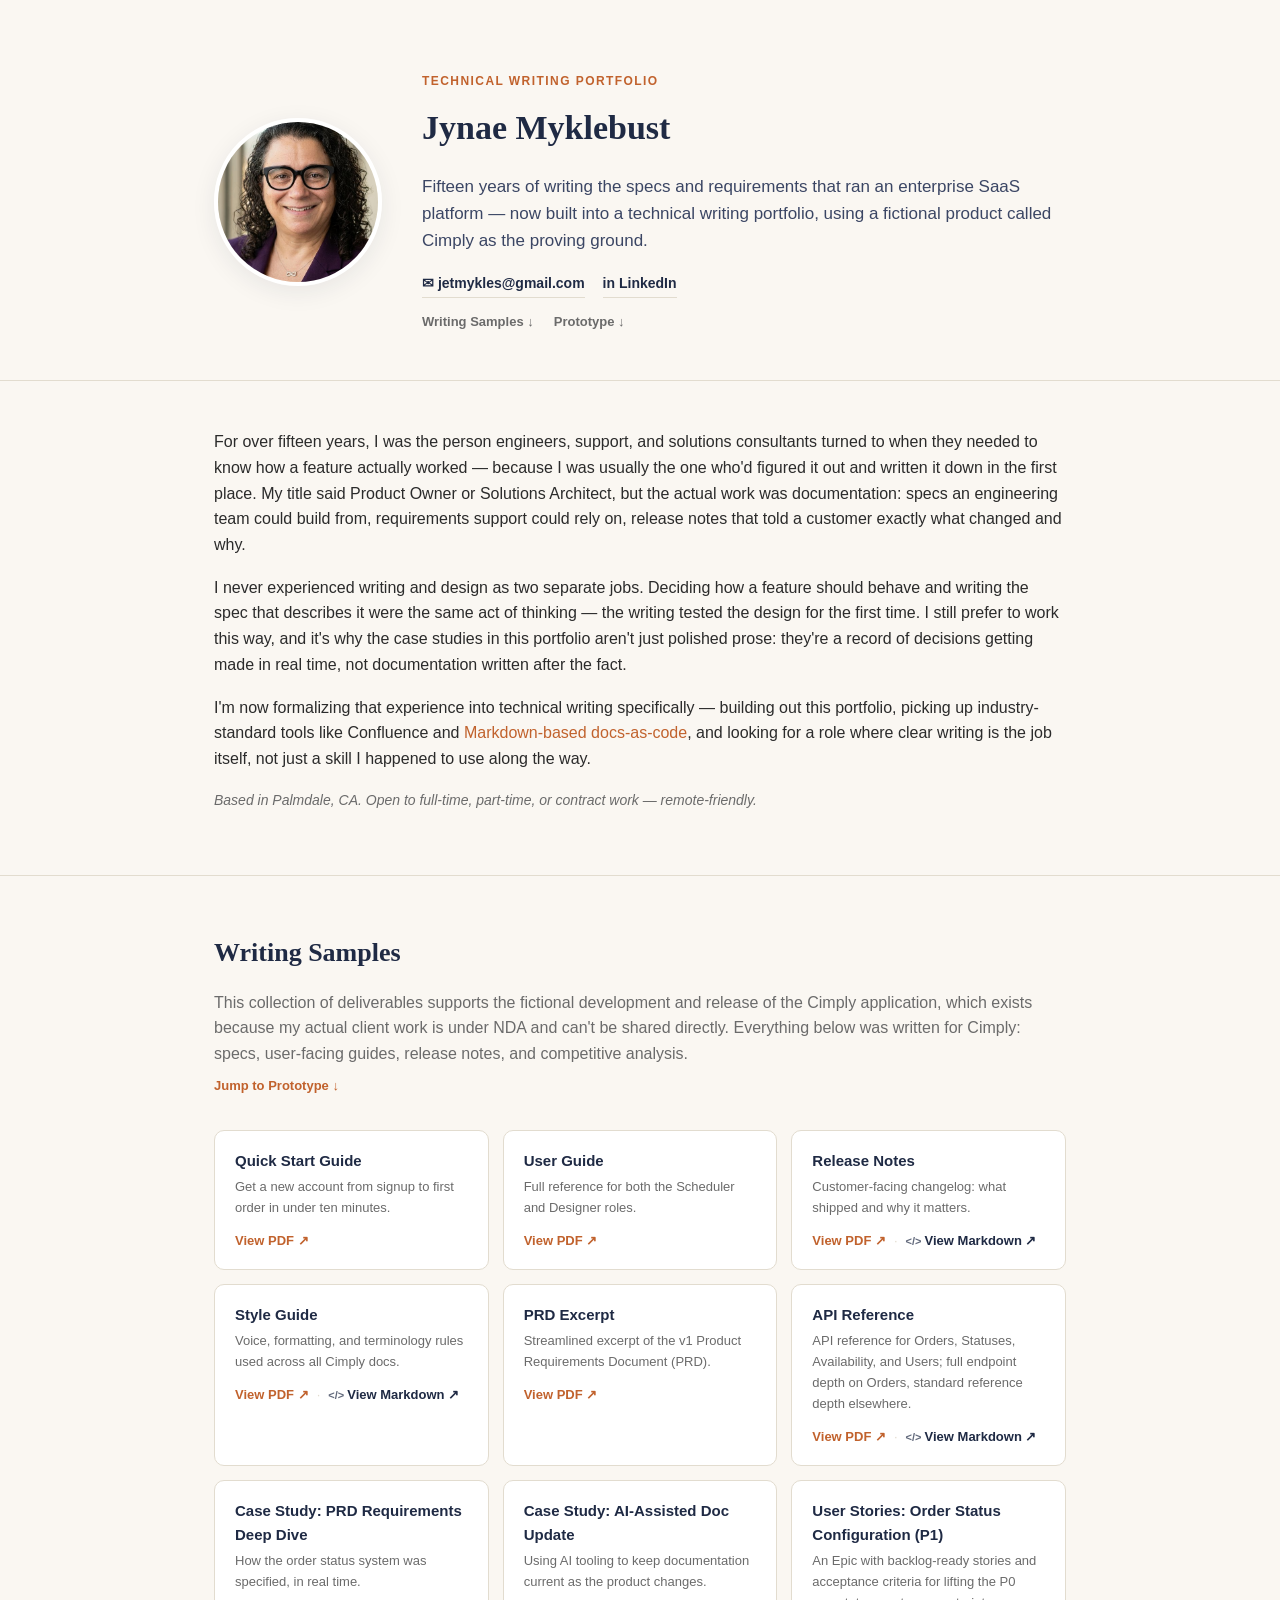
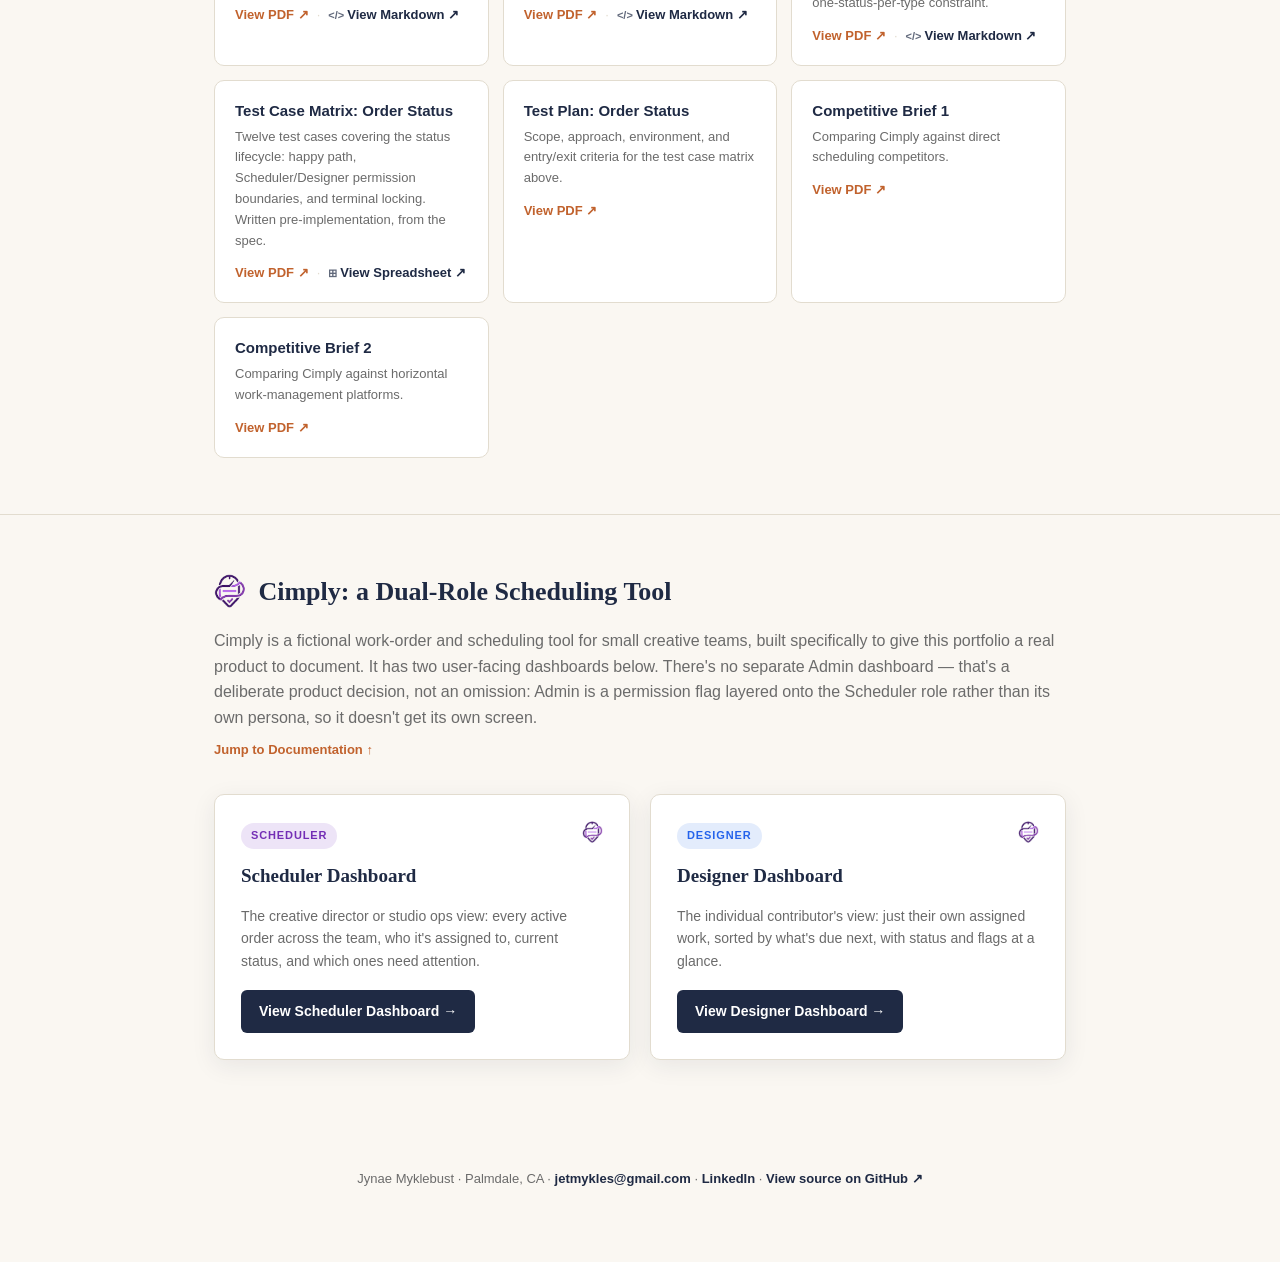
<file: index.html>
<!DOCTYPE html>
<html lang="en">
<head>
<meta charset="UTF-8">
<meta name="viewport" content="width=device-width, initial-scale=1.0">
<title>Jynae Myklebust — Technical Writing Portfolio</title>
<meta name="description" content="Fifteen years of writing the specs and requirements that ran an enterprise SaaS platform — now built into a technical writing portfolio, using a fictional product called Cimply as the proving ground.">

<!-- Open Graph -->
<meta property="og:type" content="website">
<meta property="og:url" content="https://jynaemyklebust.github.io/tech-writing-portfolio/index.html">
<meta property="og:title" content="Jynae Myklebust — Technical Writing Portfolio">
<meta property="og:description" content="Fifteen years of writing the specs and requirements that ran an enterprise SaaS platform — now built into a technical writing portfolio, using a fictional product called Cimply as the proving ground.">
<meta property="og:image" content="https://jynaemyklebust.github.io/tech-writing-portfolio/images/social-preview.png">
<meta property="og:image:width" content="1200">
<meta property="og:image:height" content="630">
<meta property="og:image:alt" content="Jynae Myklebust — Technical Writing Portfolio">

<!-- Twitter Card -->
<meta name="twitter:card" content="summary_large_image">
<meta name="twitter:title" content="Jynae Myklebust — Technical Writing Portfolio">
<meta name="twitter:description" content="Fifteen years of writing the specs and requirements that ran an enterprise SaaS platform — now built into a technical writing portfolio, using a fictional product called Cimply as the proving ground.">
<meta name="twitter:image" content="https://jynaemyklebust.github.io/tech-writing-portfolio/images/social-preview.png">

<link rel="icon" href="images/favicon.ico" sizes="any">
<link rel="icon" type="image/png" href="images/favicon-32.png" sizes="32x32">
<link rel="apple-touch-icon" href="images/favicon-180.png">
<link rel="stylesheet" href="css/style.css">
</head>
<body>

<header class="hero">
  <div class="wrap hero-grid">
    <img class="headshot" src="images/Jynae_Headshot.jpg" alt="Portrait of Jynae Myklebust">
    <div class="hero-copy">
      <div class="eyebrow">Technical Writing Portfolio</div>
      <h1>Jynae Myklebust</h1>
      <p class="tagline">Fifteen years of writing the specs and requirements that ran an enterprise SaaS platform — now built into a technical writing portfolio, using a fictional product called Cimply as the proving ground.</p>
      <div class="contact-row">
        <a href="mailto:jetmykles@gmail.com">✉ jetmykles@gmail.com</a>
        <a href="https://www.linkedin.com/in/jynae-myklebust/" target="_blank" rel="noopener">in LinkedIn</a>
      </div>
      <div class="jump-nav">
        <a href="#writing-samples">Writing Samples ↓</a>
        <a href="#prototype">Prototype ↓</a>
      </div>
    </div>
  </div>
</header>

<section class="about">
  <div class="wrap">
    <p>For over fifteen years, I was the person engineers, support, and solutions consultants turned to when they needed to know how a feature actually worked — because I was usually the one who'd figured it out and written it down in the first place. My title said Product Owner or Solutions Architect, but the actual work was documentation: specs an engineering team could build from, requirements support could rely on, release notes that told a customer exactly what changed and why.</p>
      <p>I never experienced writing and design as two separate jobs. Deciding how a feature should behave and writing the spec that describes it were the same act of thinking — the writing tested the design for the first time. I still prefer to work this way, and it's why the case studies in this portfolio aren't just polished prose: they're a record of decisions getting made in real time, not documentation written after the fact.</p>
      <p>I'm now formalizing that experience into technical writing specifically — building out this portfolio, picking up industry-standard tools like Confluence and <a href="https://github.com/jynaemyklebust/tech-writing-portfolio" target="_blank" rel="noopener">Markdown-based docs-as-code</a>, and looking for a role where clear writing is the job itself, not just a skill I happened to use along the way.</p>
      <p class="location-note">Based in Palmdale, CA. Open to full-time, part-time, or contract work — remote-friendly.</p>
  </div>
</section>

<section class="section" id="writing-samples">
  <div class="wrap">
    <h2>Writing Samples</h2>
    <p class="section-desc">This collection of deliverables supports the fictional development and release of the Cimply application, which exists because my actual client work is under NDA and can't be shared directly. Everything below was written for Cimply: specs, user-facing guides, release notes, and competitive analysis.</p>
    <p class="section-jump"><a href="#prototype">Jump to Prototype ↓</a></p>

    <div class="doc-list">
      <div class="doc-item">
        <span class="doc-title">Quick Start Guide</span>
        <span class="doc-desc">Get a new account from signup to first order in under ten minutes.</span>
        <a class="doc-link" href="docs/Cimply_Quick_Start_Guide.pdf" target="_blank">View PDF ↗</a>
      </div>
      <div class="doc-item">
        <span class="doc-title">User Guide</span>
        <span class="doc-desc">Full reference for both the Scheduler and Designer roles.</span>
        <a class="doc-link" href="docs/Cimply_User_Guide.pdf" target="_blank">View PDF ↗</a>
      </div>
      <div class="doc-item">
        <span class="doc-title">Release Notes</span>
        <span class="doc-desc">Customer-facing changelog: what shipped and why it matters.</span>
        <div class="doc-links">
          <a class="doc-link" href="docs/Cimply_Release_Notes.pdf" target="_blank">View PDF ↗</a>
          <span class="doc-link-sep">·</span>
          <a class="doc-link doc-link-md" href="docs/Cimply_Release_Notes.md" target="_blank">View Markdown ↗</a>
        </div>
      </div>
      <div class="doc-item">
        <span class="doc-title">Style Guide</span>
        <span class="doc-desc">Voice, formatting, and terminology rules used across all Cimply docs.</span>
        <div class="doc-links">
          <a class="doc-link" href="docs/Cimply_Style_Guide.pdf" target="_blank">View PDF ↗</a>
          <span class="doc-link-sep">·</span>
          <a class="doc-link doc-link-md" href="docs/Cimply_Style_Guide.md" target="_blank">View Markdown ↗</a>
        </div>
      </div>
      <div class="doc-item">
        <span class="doc-title">PRD Excerpt</span>
        <span class="doc-desc">Streamlined excerpt of the v1 Product Requirements Document (PRD).</span>
        <a class="doc-link" href="docs/Cimply_PRD_Portfolio_Excerpt.pdf" target="_blank">View PDF ↗</a>
      </div>
      <div class="doc-item">
        <span class="doc-title">API Reference</span>
        <span class="doc-desc">API reference for Orders, Statuses, Availability, and Users; full endpoint depth on Orders, standard reference depth elsewhere.</span>
        <div class="doc-links">
          <a class="doc-link" href="docs/Cimply_API_Reference.pdf" target="_blank">View PDF ↗</a>
          <span class="doc-link-sep">·</span>
          <a class="doc-link doc-link-md" href="docs/Cimply_API_Reference.md" target="_blank">View Markdown ↗</a>
        </div>
      </div>
      <div class="doc-item">
        <span class="doc-title">Case Study: PRD Requirements Deep Dive</span>
        <span class="doc-desc">How the order status system was specified, in real time.</span>
        <div class="doc-links">
          <a class="doc-link" href="docs/Cimply_Case_Study_PRD_Requirements_Deep_Dive.pdf" target="_blank">View PDF ↗</a>
          <span class="doc-link-sep">·</span>
          <a class="doc-link doc-link-md" href="docs/Cimply_Case_Study_PRD_Requirements_Deep_Dive.md" target="_blank">View Markdown ↗</a>
        </div>
      </div>
      <div class="doc-item">
        <span class="doc-title">Case Study: AI-Assisted Doc Update</span>
        <span class="doc-desc">Using AI tooling to keep documentation current as the product changes.</span>
        <div class="doc-links">
          <a class="doc-link" href="docs/Cimply_Case_Study_AI_Assisted_Doc_Update.pdf" target="_blank">View PDF ↗</a>
          <span class="doc-link-sep">·</span>
          <a class="doc-link doc-link-md" href="docs/Cimply_Case_Study_AI_Assisted_Doc_Update.md" target="_blank">View Markdown ↗</a>
        </div>
      </div>
      <div class="doc-item">
        <span class="doc-title">User Stories: Order Status Configuration (P1)</span>
        <span class="doc-desc">An Epic with backlog-ready stories and acceptance criteria for lifting the P0 one-status-per-type constraint.</span>
        <div class="doc-links">
          <a class="doc-link" href="docs/Cimply_User_Stories_Order_Status_P1.pdf" target="_blank">View PDF ↗</a>
          <span class="doc-link-sep">·</span>
          <a class="doc-link doc-link-md" href="docs/Cimply_User_Stories_Order_Status_P1.md" target="_blank">View Markdown ↗</a>
        </div>
      </div>
      <div class="doc-item">
        <span class="doc-title">Test Case Matrix: Order Status</span>
        <span class="doc-desc">Twelve test cases covering the status lifecycle: happy path, Scheduler/Designer permission boundaries, and terminal locking. Written pre-implementation, from the spec.</span>
        <div class="doc-links">
          <a class="doc-link" href="docs/Cimply_Test_Cases_Order_Status.pdf" target="_blank">View PDF ↗</a>
          <span class="doc-link-sep">·</span>
          <a class="doc-link doc-link-xlsx" href="docs/Cimply_Test_Cases_Order_Status.xlsx" target="_blank">View Spreadsheet ↗</a>
        </div>
      </div>
      <div class="doc-item">
        <span class="doc-title">Test Plan: Order Status</span>
        <span class="doc-desc">Scope, approach, environment, and entry/exit criteria for the test case matrix above.</span>
        <a class="doc-link" href="docs/Cimply_Test_Plan_Order_Status.pdf" target="_blank">View PDF ↗</a>
      </div>
      <div class="doc-item">
        <span class="doc-title">Competitive Brief 1</span>
        <span class="doc-desc">Comparing Cimply against direct scheduling competitors.</span>
        <a class="doc-link" href="docs/Cimply_Competitive_Brief_1_Portfolio.pdf" target="_blank">View PDF ↗</a>
      </div>
      <div class="doc-item">
        <span class="doc-title">Competitive Brief 2</span>
        <span class="doc-desc">Comparing Cimply against horizontal work-management platforms.</span>
        <a class="doc-link" href="docs/Cimply_Competitive_Brief_2_Portfolio.pdf" target="_blank">View PDF ↗</a>
      </div>
    </div>
  </div>
</section>

<section class="section" id="prototype">
  <div class="wrap">
    <h2 class="cimply-heading"><img class="cimply-icon" src="images/CimplyLogo_icon.png" alt="Cimply logo">Cimply: a Dual-Role Scheduling Tool</h2>
    <p class="section-desc">Cimply is a fictional work-order and scheduling tool for small creative teams, built specifically to give this portfolio a real product to document. It has two user-facing dashboards below. There's no separate Admin dashboard — that's a deliberate product decision, not an omission: Admin is a permission flag layered onto the Scheduler role rather than its own persona, so it doesn't get its own screen.</p>
    <p class="section-jump"><a href="#writing-samples">Jump to Documentation ↑</a></p>

    <div class="card-grid">
      <div class="card scheduler">
        <img class="card-icon" src="images/CimplyLogo_icon.png" alt="">
        <span class="role-tag">Scheduler</span>
        <h3>Scheduler Dashboard</h3>
        <p>The creative director or studio ops view: every active order across the team, who it's assigned to, current status, and which ones need attention.</p>
        <a class="btn" href="dashboards/scheduler.html">View Scheduler Dashboard →</a>
      </div>
      <div class="card designer">
        <img class="card-icon" src="images/CimplyLogo_icon.png" alt="">
        <span class="role-tag">Designer</span>
        <h3>Designer Dashboard</h3>
        <p>The individual contributor's view: just their own assigned work, sorted by what's due next, with status and flags at a glance.</p>
        <a class="btn" href="dashboards/designer.html">View Designer Dashboard →</a>
      </div>
    </div>
  </div>
</section>

<footer>
  <div class="wrap">
    <p>Jynae Myklebust · Palmdale, CA · <a href="mailto:jetmykles@gmail.com">jetmykles@gmail.com</a> · <a href="https://www.linkedin.com/in/jynae-myklebust/" target="_blank" rel="noopener">LinkedIn</a> · <a href="https://github.com/jynaemyklebust/tech-writing-portfolio" target="_blank" rel="noopener">View source on GitHub ↗</a></p>
  </div>
</footer>

</body>
</html>
</file>
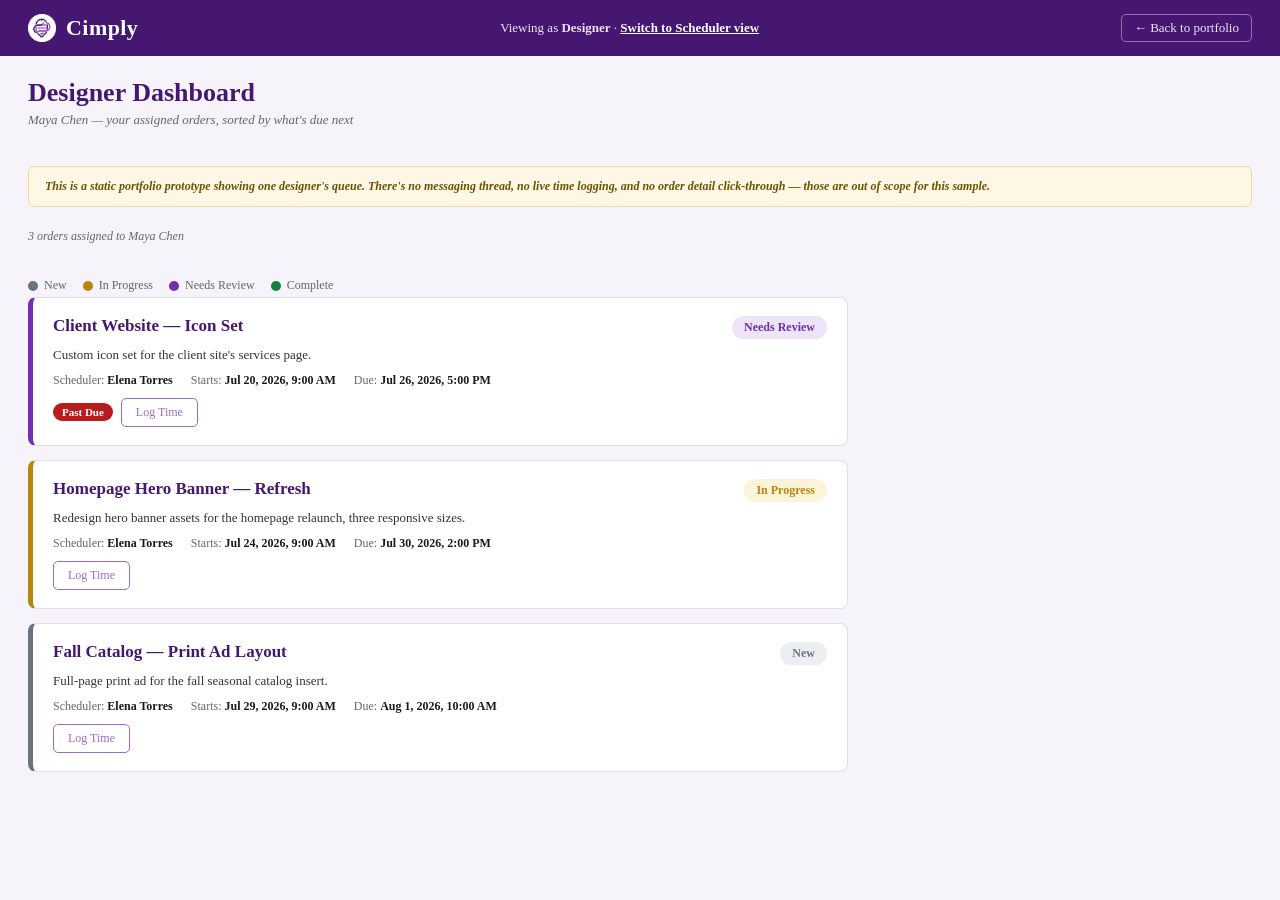
<file: dashboards/designer.html>
<!DOCTYPE html>
<html lang="en">
<head>
<meta charset="UTF-8">
<meta name="viewport" content="width=device-width, initial-scale=1.0">
<title>Cimply — Designer Dashboard</title>
<link rel="icon" href="../images/favicon.ico" sizes="any">
<link rel="icon" type="image/png" href="../images/favicon-32.png" sizes="32x32">
<link rel="apple-touch-icon" href="../images/favicon-180.png">
<link rel="stylesheet" href="../css/dashboard.css">
</head>
<body>
<div class="app-shell">

  <div class="topbar">
    <div class="brand">
      <img src="../images/CimplyLogo_icon_badge.png" alt="Cimply">
      Cimply
    </div>
    <div class="role-switch">Viewing as <strong>Designer</strong> · <a href="scheduler.html">Switch to Scheduler view</a></div>
    <a class="back-link" href="../index.html">← Back to portfolio</a>
  </div>

  <div class="page-head">
    <h1>Designer Dashboard</h1>
    <p class="subhead">Maya Chen — your assigned orders, sorted by what's due next</p>
  </div>

  <p class="mock-note">This is a static portfolio prototype showing one designer's queue. There's no messaging thread, no live time logging, and no order detail click-through — those are out of scope for this sample.</p>

  <div class="filter-row">
    <span class="result-count" id="result-count"></span>
  </div>

  <div class="legend">
    <span class="legend-item"><span class="dot" style="background:#6b7280"></span>New</span>
    <span class="legend-item"><span class="dot" style="background:#b8860b"></span>In Progress</span>
    <span class="legend-item"><span class="dot" style="background:#732eb5"></span>Needs Review</span>
    <span class="legend-item"><span class="dot" style="background:#15803d"></span>Complete</span>
  </div>

  <main>
    <div class="order-card-list" id="order-card-list"></div>
  </main>

</div>

<script src="../js/orders-data.js"></script>
<script src="../js/designer.js"></script>
</body>
</html>
</file>
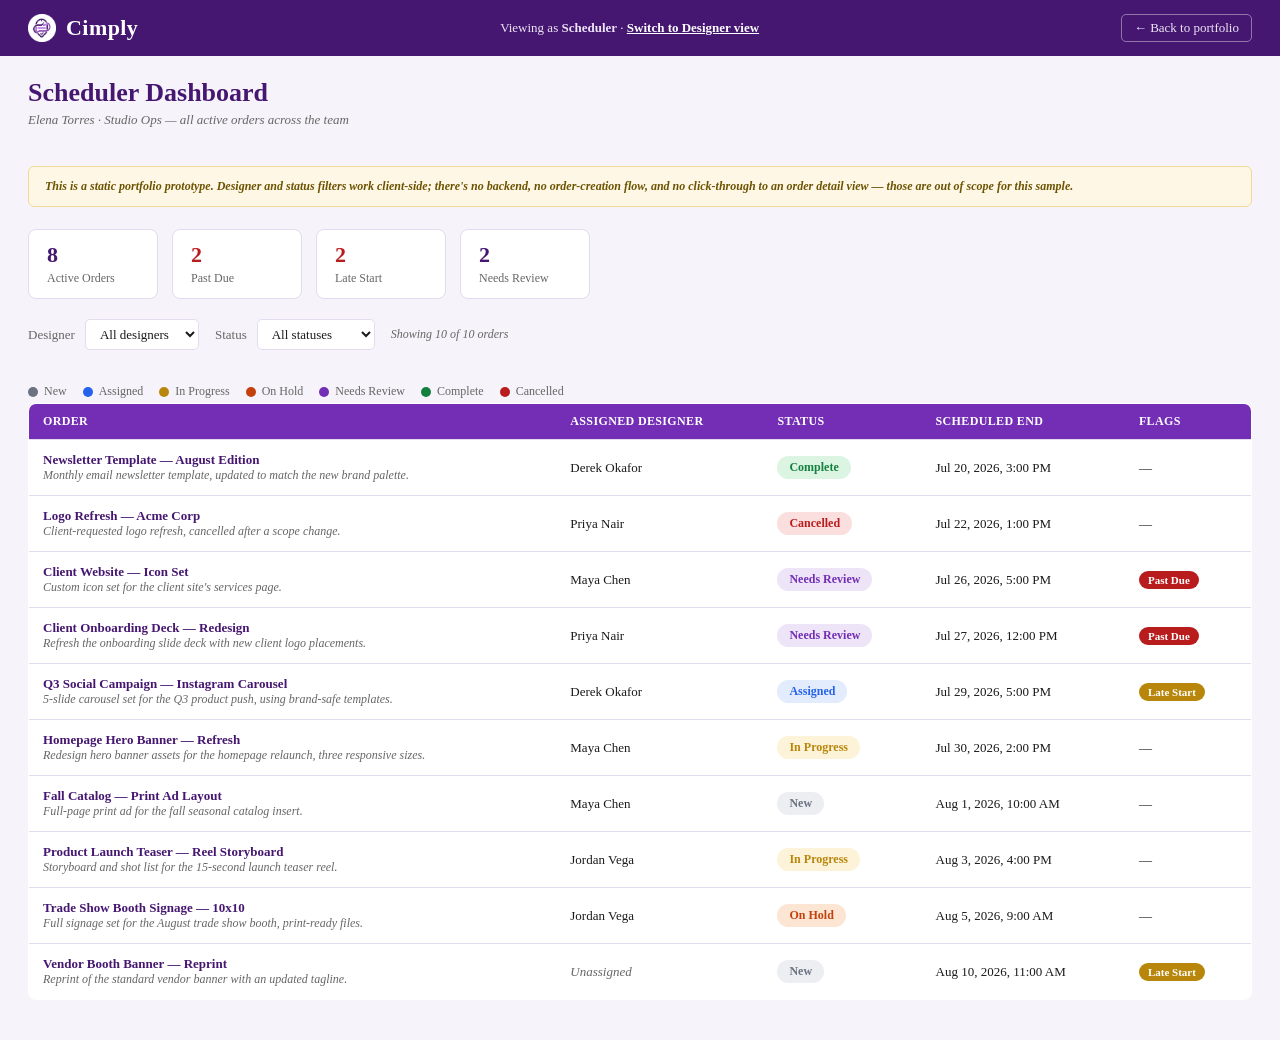
<file: dashboards/scheduler.html>
<!DOCTYPE html>
<html lang="en">
<head>
<meta charset="UTF-8">
<meta name="viewport" content="width=device-width, initial-scale=1.0">
<title>Cimply — Scheduler Dashboard</title>
<link rel="icon" href="../images/favicon.ico" sizes="any">
<link rel="icon" type="image/png" href="../images/favicon-32.png" sizes="32x32">
<link rel="apple-touch-icon" href="../images/favicon-180.png">
<link rel="stylesheet" href="../css/dashboard.css">
</head>
<body>
<div class="app-shell">

  <div class="topbar">
    <div class="brand">
      <img src="../images/CimplyLogo_icon_badge.png" alt="Cimply">
      Cimply
    </div>
    <div class="role-switch">Viewing as <strong>Scheduler</strong> · <a href="designer.html">Switch to Designer view</a></div>
    <a class="back-link" href="../index.html">← Back to portfolio</a>
  </div>

  <div class="page-head">
    <h1>Scheduler Dashboard</h1>
    <p class="subhead">Elena Torres · Studio Ops — all active orders across the team</p>
  </div>

  <p class="mock-note">This is a static portfolio prototype. Designer and status filters work client-side; there's no backend, no order-creation flow, and no click-through to an order detail view — those are out of scope for this sample.</p>

  <div class="stat-row">
    <div class="stat-chip">
      <span class="num" id="stat-active">–</span>
      <span class="label">Active Orders</span>
    </div>
    <div class="stat-chip alert">
      <span class="num" id="stat-pastdue">–</span>
      <span class="label">Past Due</span>
    </div>
    <div class="stat-chip alert">
      <span class="num" id="stat-latestart">–</span>
      <span class="label">Late Start</span>
    </div>
    <div class="stat-chip">
      <span class="num" id="stat-review">–</span>
      <span class="label">Needs Review</span>
    </div>
  </div>

  <div class="filter-row">
    <div>
      <label for="filter-designer">Designer</label>
      <select id="filter-designer">
        <option value="all">All designers</option>
      </select>
    </div>
    <div>
      <label for="filter-status">Status</label>
      <select id="filter-status">
        <option value="all">All statuses</option>
      </select>
    </div>
    <span class="result-count" id="result-count"></span>
  </div>

  <div class="legend">
    <span class="legend-item"><span class="dot" style="background:#6b7280"></span>New</span>
    <span class="legend-item"><span class="dot" style="background:#2563eb"></span>Assigned</span>
    <span class="legend-item"><span class="dot" style="background:#b8860b"></span>In Progress</span>
    <span class="legend-item"><span class="dot" style="background:#c2410c"></span>On Hold</span>
    <span class="legend-item"><span class="dot" style="background:#732eb5"></span>Needs Review</span>
    <span class="legend-item"><span class="dot" style="background:#15803d"></span>Complete</span>
    <span class="legend-item"><span class="dot" style="background:#b91c1c"></span>Cancelled</span>
  </div>

  <main>
    <table class="order-table">
      <thead>
        <tr>
          <th>Order</th>
          <th>Assigned Designer</th>
          <th>Status</th>
          <th>Scheduled End</th>
          <th>Flags</th>
        </tr>
      </thead>
      <tbody id="order-tbody"></tbody>
    </table>
  </main>

</div>

<script src="../js/orders-data.js"></script>
<script src="../js/scheduler.js"></script>
</body>
</html>
</file>
<file: css/style.css>
/* ============================================================
   Jynae Myklebust — Portfolio landing page
   Distinct personal style, separate from the Cimply product
   brand (which lives only in css/dashboard.css).
   ============================================================ */

:root {
  --ink: #1f2a44;
  --ink-soft: #3b4664;
  --cream: #faf7f2;
  --cream-deep: #f1ebe0;
  --rust: #c1622d;
  --rust-deep: #a34f22;
  --charcoal: #2b2b2b;
  --gray: #6b6b6b;
  --line: #e2dccf;
  --white: #ffffff;
  --radius: 10px;
  --shadow: 0 6px 24px rgba(31, 42, 68, 0.08);
}

* { box-sizing: border-box; }

body {
  margin: 0;
  background: var(--cream);
  color: var(--charcoal);
  font-family: -apple-system, "Segoe UI", Roboto, Helvetica, Arial, sans-serif;
  line-height: 1.6;
}

h1, h2, h3 {
  font-family: Georgia, "Times New Roman", serif;
  color: var(--ink);
  margin: 0 0 0.4em;
}

a { color: var(--rust); text-decoration: none; }
a:hover { color: var(--rust-deep); text-decoration: underline; }

.wrap {
  max-width: 900px;
  margin: 0 auto;
  padding: 0 24px;
}

/* ---------- Hero ---------- */
.hero {
  padding: 72px 0 48px;
  border-bottom: 1px solid var(--line);
}

.hero-grid {
  display: flex;
  align-items: center;
  gap: 40px;
  flex-wrap: wrap;
}

.headshot {
  width: 168px;
  height: 168px;
  border-radius: 50%;
  object-fit: cover;
  box-shadow: var(--shadow);
  border: 4px solid var(--white);
  flex-shrink: 0;
}

.hero-copy { flex: 1; min-width: 280px; }

.hero-copy .eyebrow {
  text-transform: uppercase;
  letter-spacing: 0.12em;
  font-size: 12px;
  color: var(--rust);
  font-weight: 600;
  margin-bottom: 10px;
}

.hero-copy h1 {
  font-size: 34px;
  margin-bottom: 10px;
}

.hero-copy .tagline {
  font-size: 17px;
  color: var(--ink-soft);
  max-width: 46em;
}

.contact-row {
  margin-top: 18px;
  display: flex;
  gap: 18px;
  flex-wrap: wrap;
  font-size: 14px;
}

.contact-row a {
  display: inline-flex;
  align-items: center;
  gap: 6px;
  color: var(--ink);
  font-weight: 600;
  border-bottom: 1px solid var(--line);
  padding-bottom: 2px;
}

.contact-row a:hover { color: var(--rust); border-color: var(--rust); text-decoration: none; }

.jump-nav {
  margin-top: 14px;
  display: flex;
  gap: 20px;
  flex-wrap: wrap;
}

.jump-nav a {
  font-size: 13px;
  color: var(--gray);
  font-weight: 600;
  text-decoration: none;
}

.jump-nav a:hover { color: var(--rust); text-decoration: underline; }

/* ---------- About ---------- */
.about { padding: 48px 0; border-bottom: 1px solid var(--line); }

.about p { margin: 0 0 1.1em; max-width: 62em; color: var(--charcoal); }

.about .location-note {
  font-size: 14px;
  color: var(--gray);
  font-style: italic;
}

/* ---------- Section headers ---------- */
.section { padding: 56px 0; border-bottom: 1px solid var(--line); scroll-margin-top: 24px; }
.section:last-of-type { border-bottom: none; }

.section h2 { font-size: 26px; margin-bottom: 6px; }
.section .section-desc { color: var(--gray); max-width: 58em; margin-bottom: 6px; }

.section-jump {
  margin: 0 0 32px;
}

.section-jump a {
  font-size: 13px;
  font-weight: 600;
  color: var(--rust);
}

.section-jump a:hover { color: var(--rust-deep); text-decoration: underline; }

.cimply-heading {
  display: flex;
  align-items: center;
  gap: 12px;
}

.cimply-icon {
  height: 34px;
  width: auto;
  flex-shrink: 0;
}

.card-icon {
  height: 22px;
  width: auto;
  float: right;
}

.note-box {
  background: var(--cream-deep);
  border-left: 3px solid var(--rust);
  padding: 14px 18px;
  border-radius: 6px;
  font-size: 14px;
  color: var(--ink-soft);
  margin-bottom: 32px;
}

/* ---------- Prototype cards ---------- */
.card-grid {
  display: grid;
  grid-template-columns: repeat(auto-fit, minmax(280px, 1fr));
  gap: 20px;
}

.card {
  background: var(--white);
  border: 1px solid var(--line);
  border-radius: var(--radius);
  padding: 26px;
  box-shadow: var(--shadow);
  transition: transform 0.15s ease, box-shadow 0.15s ease;
}

.card:hover { transform: translateY(-2px); box-shadow: 0 10px 30px rgba(31, 42, 68, 0.14); }

.card .role-tag {
  display: inline-block;
  font-size: 11px;
  font-weight: 700;
  letter-spacing: 0.08em;
  text-transform: uppercase;
  padding: 4px 10px;
  border-radius: 999px;
  margin-bottom: 12px;
}

.card.scheduler .role-tag { background: #ede4f7; color: #732eb5; }
.card.designer .role-tag { background: #e3ecfc; color: #2563eb; }

.card h3 { font-size: 19px; margin-bottom: 8px; }
.card p { font-size: 14px; color: var(--gray); margin-bottom: 18px; }

.btn {
  display: inline-block;
  background: var(--ink);
  color: var(--white) !important;
  padding: 10px 18px;
  border-radius: 6px;
  font-size: 14px;
  font-weight: 600;
  text-decoration: none !important;
}

.btn:hover { background: var(--rust); }

/* ---------- Documentation list ---------- */
.doc-list {
  display: grid;
  grid-template-columns: repeat(auto-fit, minmax(260px, 1fr));
  gap: 14px;
}

.doc-item {
  background: var(--white);
  border: 1px solid var(--line);
  border-radius: var(--radius);
  padding: 18px 20px;
  display: flex;
  flex-direction: column;
  gap: 4px;
}

.doc-item .doc-title {
  font-weight: 700;
  color: var(--ink);
  font-size: 15px;
}

.doc-item .doc-desc {
  font-size: 13px;
  color: var(--gray);
  margin-bottom: 8px;
}

.doc-item a.doc-link {
  font-size: 13px;
  font-weight: 600;
}

.doc-links {
  display: flex;
  align-items: center;
  gap: 8px;
  flex-wrap: wrap;
}

.doc-links .doc-link-sep {
  color: var(--line);
  font-size: 13px;
}

.doc-link.doc-link-md {
  color: var(--ink);
}

.doc-link.doc-link-md::before {
  content: "</> ";
  font-size: 11px;
  opacity: 0.7;
}

.doc-link.doc-link-md:hover { color: var(--rust-deep); }

.doc-link.doc-link-xlsx {
  color: var(--ink);
}

.doc-link.doc-link-xlsx::before {
  content: "⊞ ";
  font-size: 11px;
  opacity: 0.7;
}

.doc-link.doc-link-xlsx:hover { color: var(--rust-deep); }

/* ---------- Footer ---------- */
footer {
  padding: 40px 0 60px;
  text-align: center;
  color: var(--gray);
  font-size: 13px;
}

footer a { color: var(--ink); font-weight: 600; }

@media (max-width: 640px) {
  .hero-grid { flex-direction: column; text-align: center; }
  .contact-row { justify-content: center; }
}
</file>
<file: css/dashboard.css>
/* ============================================================
   Cimply product UI — dashboard mockups.
   Brand style per Cimply_Style_Guide: Times New Roman,
   Title #451771, Heading #732EB5, body black, secondary #666.
   ============================================================ */

:root {
  --cimply-title: #451771;
  --cimply-accent: #732eb5;
  --cimply-body: #1a1a1a;
  --cimply-secondary: #666666;
  --line: #e3dcee;
  --panel: #ffffff;
  --bg: #f6f3fa;

  --status-new: #6b7280;
  --status-new-bg: #eceef1;
  --status-assigned: #2563eb;
  --status-assigned-bg: #e3ecfc;
  --status-inprogress: #b8860b;
  --status-inprogress-bg: #fdf3d9;
  --status-hold: #c2410c;
  --status-hold-bg: #fde5d4;
  --status-review: #732eb5;
  --status-review-bg: #ede4f7;
  --status-complete: #15803d;
  --status-complete-bg: #dcf5e3;
  --status-cancelled: #b91c1c;
  --status-cancelled-bg: #fbdede;

  --flag-pastdue: #b91c1c;
  --flag-latestart: #b8860b;
}

* { box-sizing: border-box; }

body {
  margin: 0;
  background: var(--bg);
  color: var(--cimply-body);
  font-family: "Times New Roman", Times, Georgia, serif;
}

.app-shell { min-height: 100vh; display: flex; flex-direction: column; }

/* ---------- Top bar ---------- */
.topbar {
  background: var(--cimply-title);
  color: #fff;
  padding: 14px 28px;
  display: flex;
  align-items: center;
  justify-content: space-between;
  flex-wrap: wrap;
  gap: 10px;
}

.topbar .brand {
  display: flex;
  align-items: center;
  gap: 10px;
  font-size: 22px;
  font-weight: bold;
  letter-spacing: 0.02em;
}

.topbar .brand img { height: 28px; width: 28px; }

.topbar .back-link {
  color: #ede4f7;
  font-size: 13px;
  text-decoration: none;
  border: 1px solid rgba(255,255,255,0.4);
  padding: 5px 12px;
  border-radius: 5px;
}

.topbar .back-link:hover { background: rgba(255,255,255,0.12); }

.topbar .role-switch {
  font-size: 13px;
  color: #ede4f7;
}

.topbar .role-switch a { color: #fff; font-weight: bold; text-decoration: underline; }

/* ---------- Page header ---------- */
.page-head {
  padding: 22px 28px 6px;
}

.page-head h1 {
  color: var(--cimply-title);
  font-size: 26px;
  margin: 0 0 4px;
}

.page-head .subhead {
  color: var(--cimply-secondary);
  font-style: italic;
  font-size: 13px;
  margin: 0 0 18px;
}

/* ---------- Stat chips ---------- */
.stat-row {
  display: flex;
  gap: 14px;
  flex-wrap: wrap;
  padding: 0 28px 20px;
}

.stat-chip {
  background: var(--panel);
  border: 1px solid var(--line);
  border-radius: 8px;
  padding: 12px 18px;
  min-width: 130px;
}

.stat-chip .num {
  font-size: 22px;
  font-weight: bold;
  color: var(--cimply-title);
  display: block;
}

.stat-chip .label {
  font-size: 12px;
  color: var(--cimply-secondary);
}

.stat-chip.alert .num { color: var(--flag-pastdue); }

/* ---------- Filters ---------- */
.filter-row {
  padding: 0 28px 18px;
  display: flex;
  gap: 16px;
  align-items: center;
  flex-wrap: wrap;
}

.filter-row label {
  font-size: 13px;
  color: var(--cimply-secondary);
  margin-right: 6px;
}

.filter-row select {
  font-family: inherit;
  font-size: 13px;
  padding: 6px 10px;
  border: 1px solid var(--line);
  border-radius: 5px;
  background: #fff;
  color: var(--cimply-body);
}

.filter-row .result-count {
  font-size: 12px;
  color: var(--cimply-secondary);
  font-style: italic;
}

/* ---------- Main content ---------- */
main { flex: 1; padding: 0 28px 40px; }

/* ---------- Order table (scheduler) ---------- */
.order-table {
  width: 100%;
  border-collapse: collapse;
  background: var(--panel);
  border: 1px solid var(--line);
  border-radius: 8px;
  overflow: hidden;
  font-size: 13px;
}

.order-table thead th {
  background: var(--cimply-accent);
  color: #fff;
  text-align: left;
  padding: 10px 14px;
  font-size: 12px;
  font-weight: bold;
  text-transform: uppercase;
  letter-spacing: 0.03em;
}

.order-table tbody td {
  padding: 12px 14px;
  border-top: 1px solid var(--line);
  vertical-align: middle;
}

.order-table .order-title { font-weight: bold; color: var(--cimply-title); }
.order-table .order-sub { color: var(--cimply-secondary); font-size: 12px; font-style: italic; }

.status-pill {
  display: inline-block;
  padding: 4px 12px;
  border-radius: 999px;
  font-size: 12px;
  font-weight: bold;
}

.status-new { color: var(--status-new); background: var(--status-new-bg); }
.status-assigned { color: var(--status-assigned); background: var(--status-assigned-bg); }
.status-inprogress { color: var(--status-inprogress); background: var(--status-inprogress-bg); }
.status-hold { color: var(--status-hold); background: var(--status-hold-bg); }
.status-review { color: var(--status-review); background: var(--status-review-bg); }
.status-complete { color: var(--status-complete); background: var(--status-complete-bg); }
.status-cancelled { color: var(--status-cancelled); background: var(--status-cancelled-bg); }

.flag {
  display: inline-flex;
  align-items: center;
  gap: 4px;
  font-size: 11px;
  font-weight: bold;
  padding: 3px 9px;
  border-radius: 999px;
  margin-right: 4px;
}

.flag-pastdue { color: #fff; background: var(--flag-pastdue); }
.flag-latestart { color: #fff; background: var(--flag-latestart); }
.flag-conflict { color: #fff; background: #7c3aed; }

.unassigned { color: var(--cimply-secondary); font-style: italic; }

/* ---------- Designer card list ---------- */
.order-card-list { display: flex; flex-direction: column; gap: 14px; max-width: 820px; }

.order-card {
  background: var(--panel);
  border: 1px solid var(--line);
  border-left: 5px solid var(--cimply-accent);
  border-radius: 8px;
  padding: 18px 20px;
}

.order-card.status-border-new { border-left-color: var(--status-new); }
.order-card.status-border-assigned { border-left-color: var(--status-assigned); }
.order-card.status-border-inprogress { border-left-color: var(--status-inprogress); }
.order-card.status-border-hold { border-left-color: var(--status-hold); }
.order-card.status-border-review { border-left-color: var(--status-review); }
.order-card.status-border-complete { border-left-color: var(--status-complete); }
.order-card.status-border-cancelled { border-left-color: var(--status-cancelled); }

.order-card-top {
  display: flex;
  justify-content: space-between;
  align-items: flex-start;
  gap: 12px;
  margin-bottom: 8px;
  flex-wrap: wrap;
}

.order-card h3 {
  margin: 0;
  font-size: 17px;
  color: var(--cimply-title);
}

.order-card .brief {
  font-size: 13px;
  color: #333;
  margin: 6px 0 10px;
}

.order-card .meta-row {
  display: flex;
  gap: 18px;
  flex-wrap: wrap;
  font-size: 12px;
  color: var(--cimply-secondary);
}

.order-card .meta-row strong { color: var(--cimply-body); font-weight: bold; }

.order-card .flags-row { margin-top: 10px; }

.log-time-btn {
  font-family: inherit;
  font-size: 12px;
  padding: 6px 14px;
  border-radius: 5px;
  border: 1px solid var(--cimply-accent);
  background: #fff;
  color: var(--cimply-accent);
  cursor: not-allowed;
  opacity: 0.7;
}

/* ---------- Legend ---------- */
.legend {
  padding: 16px 28px 4px;
  font-size: 12px;
  color: var(--cimply-secondary);
  display: flex;
  gap: 16px;
  flex-wrap: wrap;
  align-items: center;
}

.legend .legend-item { display: inline-flex; align-items: center; gap: 6px; }

.legend .dot {
  width: 10px;
  height: 10px;
  border-radius: 50%;
  display: inline-block;
}

.mock-note {
  margin: 14px 28px 22px;
  padding: 12px 16px;
  background: #fff7e6;
  border: 1px solid #f0d999;
  border-radius: 6px;
  font-size: 12px;
  color: #6b5300;
  font-style: italic;
  font-weight: bold;
}

@media (max-width: 700px) {
  .order-table { display: block; overflow-x: auto; }
}
</file>
